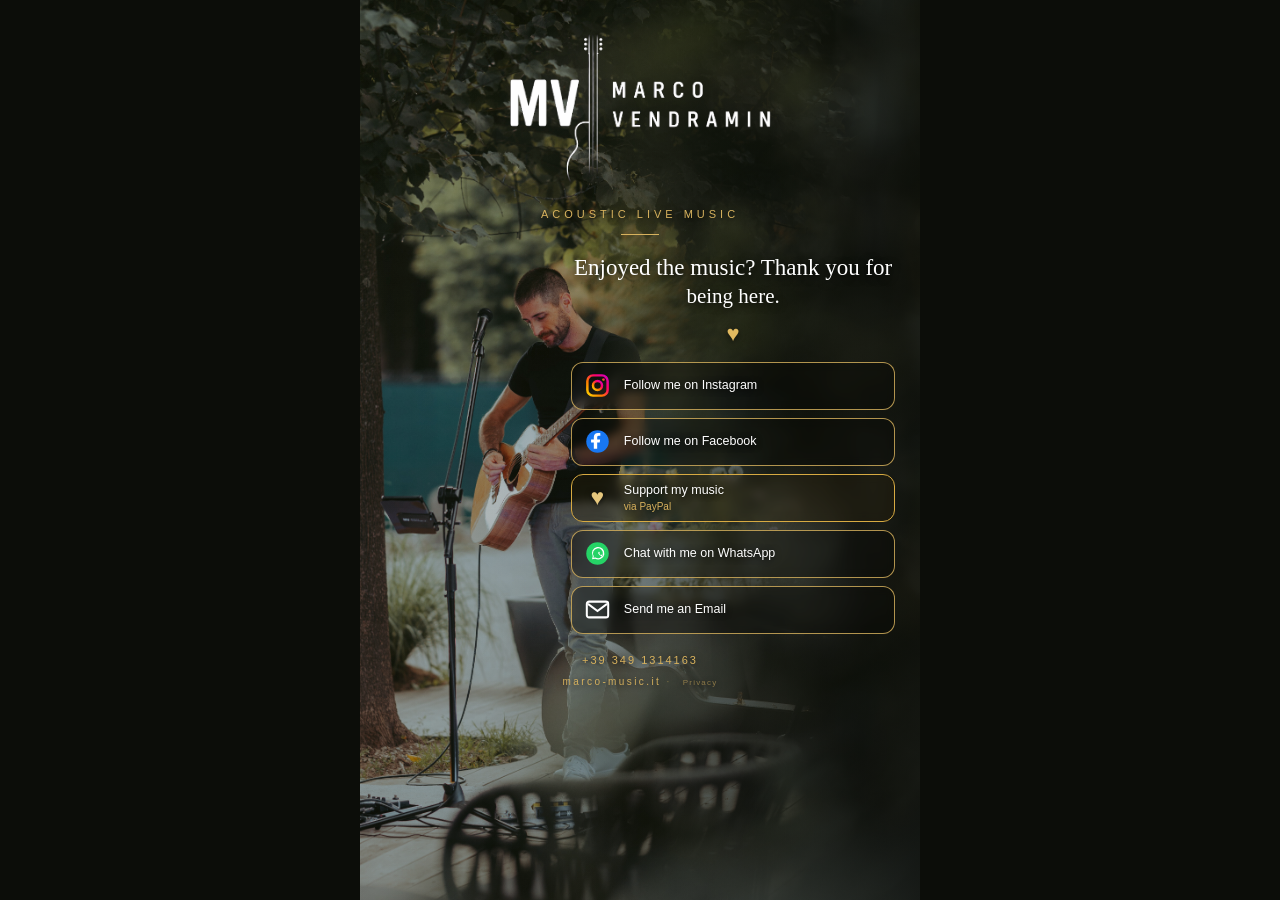
<file: index.html>
<!DOCTYPE html>
<html lang="en">
<head>
<meta charset="UTF-8">
<meta name="viewport" content="width=device-width, initial-scale=1.0">
<meta name="theme-color" content="#111111">
<title>Marco Vendramin – Acoustic Live Music</title>

<style>
*{box-sizing:border-box}
html,body{
  margin:0;min-height:100%;
  font-family:-apple-system,BlinkMacSystemFont,"Segoe UI",Roboto,Arial,sans-serif;
  color:#fff;background:#0c0d09;
}
body{min-height:100vh;display:flex;justify-content:center}

.page{
  width:100%;max-width:560px;min-height:100vh;
  padding:22px 14px 24px;
  display:flex;justify-content:center;
  background:
    linear-gradient(90deg,rgba(0,0,0,.03) 0%,rgba(0,0,0,.10) 38%,rgba(5,7,4,.42) 61%,rgba(5,7,4,.72) 100%),
    linear-gradient(to bottom,rgba(0,0,0,.10),rgba(0,0,0,.28)),
    url("background.jpg") 42% center/cover no-repeat;
}

.content{width:100%;text-align:center}

/* Brand header: symbol and name are separate so the name can be truly large */
.brand{
  width:min(470px,94vw);
  margin:0 auto 8px;
  display:flex;
  align-items:center;
  justify-content:center;
  gap:16px;
}
.brand-symbol{
  width:150px;
  height:auto;
  display:block;
  filter:sepia(.30) saturate(.70) brightness(1.08);
  opacity:.98;
}
.brand-name{
  display:flex;
  flex-direction:column;
  align-items:flex-start;
  gap:5px;
  color:#f0dfb0;
  font-weight:600;
  font-size:34px;
  line-height:1;
  letter-spacing:9px;
  text-shadow:0 2px 10px rgba(0,0,0,.65);
}


.subtitle{
  margin:5px 0 0;
  font-size:11px;
  letter-spacing:4px;
  text-transform:uppercase;
  color:#d7b25e;
  text-shadow:0 1px 6px rgba(0,0,0,.7);
}
.subtitle:after{
  content:"";
  display:block;
  width:38px;height:1px;
  margin:14px auto 18px;
  background:#d7b25e;
}

.message-wrap{
  width:61%;
  margin-left:auto;
  margin-right:2%;
}
.message{
  margin:0;
  font-family:Georgia,"Times New Roman",serif;
  font-size:21px;
  line-height:1.28;
  font-style:normal;
  text-shadow:0 2px 9px rgba(0,0,0,.82);
}
.message br + *{}
.message::first-line{font-size:23px}
.heart-top{
  margin:11px 0 15px;
  color:#e1b95f;
  font-size:22px;
  text-shadow:0 2px 7px rgba(0,0,0,.65);
}

/* Buttons on right, leaving musician clearly visible */
.buttons{
  width:61%;
  margin-left:auto;
  margin-right:2%;
  display:grid;
  gap:8px;
}
.button{
  min-height:48px;
  display:grid;
  grid-template-columns:31px 1fr;
  align-items:center;
  column-gap:9px;
  padding:7px 12px;
  border:1px solid rgba(215,178,94,.82);
  border-radius:12px;
  color:#fff;text-decoration:none;
  background:rgba(6,8,5,.36);
  backdrop-filter:blur(5px);
  -webkit-backdrop-filter:blur(5px);
  font-size:12.5px;
  line-height:1.18;
  font-weight:500;
  text-align:left;
  text-shadow:0 1px 6px rgba(0,0,0,.72);
}
.button:hover{background:rgba(20,22,15,.48)}
.icon{
  width:27px;
  display:flex;
  justify-content:center;
  align-items:center;
  font-size:18px;
}
.support{
  background:rgba(41,32,12,.38);
  border-color:#d7aa42;
}
.support small{
  display:block;
  margin-top:3px;
  font-size:10px;
  color:#d9b25d;
  font-weight:400;
}

.phone{
  display:block;
  width:max-content;
  margin:20px auto 0;
  color:#d9b25d;
  text-decoration:none;
  font-size:11px;
  letter-spacing:2px;
  text-shadow:0 1px 7px rgba(0,0,0,.75);
}
.footer{
  margin-top:10px;
  color:#d9b25d;
  font-size:10px;
  letter-spacing:2.4px;
  opacity:.95;
  text-shadow:0 1px 7px rgba(0,0,0,.75);
}

@media(max-width:420px){
  .page{
    padding:17px 10px 18px;
    background-position:42% center;
  }
  .brand{width:min(430px,94vw);gap:12px}
  .brand-symbol{width:132px}
  .brand-name{font-size:29px;letter-spacing:7px}
  .subtitle{font-size:9px;letter-spacing:3.2px}
  .message-wrap,.buttons{width:62%;margin-right:1%}
  .message{font-size:17px}
  .message::first-line{font-size:19px}
  .button{
    min-height:43px;
    grid-template-columns:27px 1fr;
    column-gap:7px;
    padding:6px 9px;
    font-size:11px;
  }
  .icon{width:24px;font-size:16px}
}

@media(max-height:720px){
  .brand{width:min(385px,92vw)}
  .brand-symbol{width:116px}
  .brand-name{font-size:25px;letter-spacing:6px}
  .subtitle:after{margin:9px auto 11px}
  .heart-top{margin:8px 0 10px}
  .buttons{gap:6px}
  .button{min-height:40px}
  .phone{margin-top:12px}
}
</style>







<style>
.logo{
  display:block;
  width:min(280px,68vw);
  max-width:100%;
  height:auto;
  margin:4px auto 18px;
  opacity:1;
  filter:none;
}
@media(max-width:420px){
  .logo{width:min(250px,66vw);}
}
@media(max-height:720px){
  .logo{width:min(255px,65vw);margin-bottom:12px;}
}
</style>


<style>
/* Background fine tuning: show more of Marco beside the buttons */
.page{
  background-position:center, center, 42% center !important;
}
@media(max-width:420px){
  .page{
    background-position:center, center, 42% center !important;
  }
}
</style>


<style>
.privacy-link{
  color:rgba(215,178,94,.58);
  text-decoration:none;
  font-size:8px;
  letter-spacing:1.2px;
  margin-left:6px;
}
.privacy-link:hover{color:#d7b25e;}
</style>

</head>

<body>
<main class="page">
  <div class="content">

    <img class="logo" src="logo.png" alt="Marco Vendramin">
    <div class="subtitle">Acoustic Live Music</div>
    <div class="divider"></div>

    <div class="message-wrap">
      <p class="message">
        Enjoyed the music?
        <span class="thanks">Thank you for being here.</span>
      </p>
      <div class="heart-top">♥</div>
    </div>

    <nav class="buttons" aria-label="Marco Vendramin links">

      <a class="button" href="https://www.instagram.com/marco_vendramin/" target="_blank" rel="noopener">
        <span class="icon">
          <svg viewBox="0 0 24 24" aria-hidden="true">
            <defs>
              <linearGradient id="ig" x1="0" y1="1" x2="1" y2="0">
                <stop offset="0%" stop-color="#ffd600"/>
                <stop offset="35%" stop-color="#ff7a00"/>
                <stop offset="68%" stop-color="#ff0169"/>
                <stop offset="100%" stop-color="#d300c5"/>
              </linearGradient>
            </defs>
            <rect x="3" y="3" width="18" height="18" rx="5" fill="none" stroke="url(#ig)" stroke-width="2.2"/>
            <circle cx="12" cy="12" r="4" fill="none" stroke="url(#ig)" stroke-width="2.2"/>
            <circle cx="17.4" cy="6.7" r="1.15" fill="url(#ig)"/>
          </svg>
        </span>
        <span>Follow me on Instagram</span>
      </a>

      <a class="button" href="https://www.facebook.com/marco.vendramin.9" target="_blank" rel="noopener">
        <span class="icon">
          <svg viewBox="0 0 24 24" aria-hidden="true">
            <circle cx="12" cy="12" r="10" fill="#1877F2"/>
            <path d="M13.5 8.2h2V5.1c-.35-.05-1.55-.15-2.98-.15-2.95 0-4.97 1.8-4.97 5.1v2.85H4.2v3.47h3.35V24h4.1v-7.63h3.1l.49-3.47h-3.59V10.4c0-1 .27-2.2 1.85-2.2z" fill="#fff" transform="scale(.73) translate(4.4 1.2)"/>
          </svg>
        </span>
        <span>Follow me on Facebook</span>
      </a>

      <a class="button support" href="https://paypal.me/VendraminMarco?locale.x=it_IT&amp;country.x=IT" target="_blank" rel="noopener">
        <span class="icon" style="color:#e6c77d;font-size:23px">♥</span>
        <span>Support my music<small>via PayPal</small></span>
      </a>

      <a class="button" href="https://wa.me/393491314163" target="_blank" rel="noopener">
        <span class="icon">
          <svg viewBox="0 0 24 24" aria-hidden="true">
            <circle cx="12" cy="12" r="10" fill="#25D366"/>
            <path d="M7.1 17.1l.7-2.55a5.55 5.55 0 1 1 2.1 2.06l-2.8.49zm2.93-1.55.17.1a4.4 4.4 0 1 0-1.56-1.53l.11.18-.42 1.52 1.7-.28zm6.47-2.36c-.09-.04-.55-.27-.64-.3-.09-.04-.16-.04-.22.05-.07.1-.25.3-.31.37-.06.07-.12.08-.22.03-.1-.05-.43-.16-.82-.51-.3-.27-.51-.6-.57-.7-.06-.1-.01-.16.04-.21.05-.05.1-.12.15-.18.05-.06.07-.1.1-.17.03-.07.02-.13-.01-.18-.03-.05-.22-.54-.31-.74-.08-.2-.16-.17-.22-.17h-.19c-.07 0-.18.03-.27.13-.09.1-.36.35-.36.86 0 .5.37.99.42 1.06.05.07.73 1.12 1.77 1.57.25.11.44.17.59.22.25.08.47.07.65.04.2-.03.64-.26.73-.51.09-.25.09-.46.06-.51-.03-.04-.1-.07-.2-.12z" fill="#fff"/>
          </svg>
        </span>
        <span>Chat with me on WhatsApp</span>
      </a>

      <a class="button" href="mailto:marco_vendramin@hotmail.com">
        <span class="icon">
          <svg viewBox="0 0 24 24" aria-hidden="true">
            <rect x="2.5" y="5" width="19" height="14" rx="2" fill="none" stroke="#fff" stroke-width="1.8"/>
            <path d="M3.5 7l8.5 6.3L20.5 7" fill="none" stroke="#fff" stroke-width="1.8"/>
          </svg>
        </span>
        <span>Send me an Email</span>
      </a>

    </nav>

    <a class="phone" href="tel:+393491314163">+39 349 1314163</a>
    <div class="footer">marco-music.it <span style="opacity:.45">·</span> <a class="privacy-link" href="privacy.html">Privacy</a></div>
  </div>
</main>
</body>
</html>
</file>
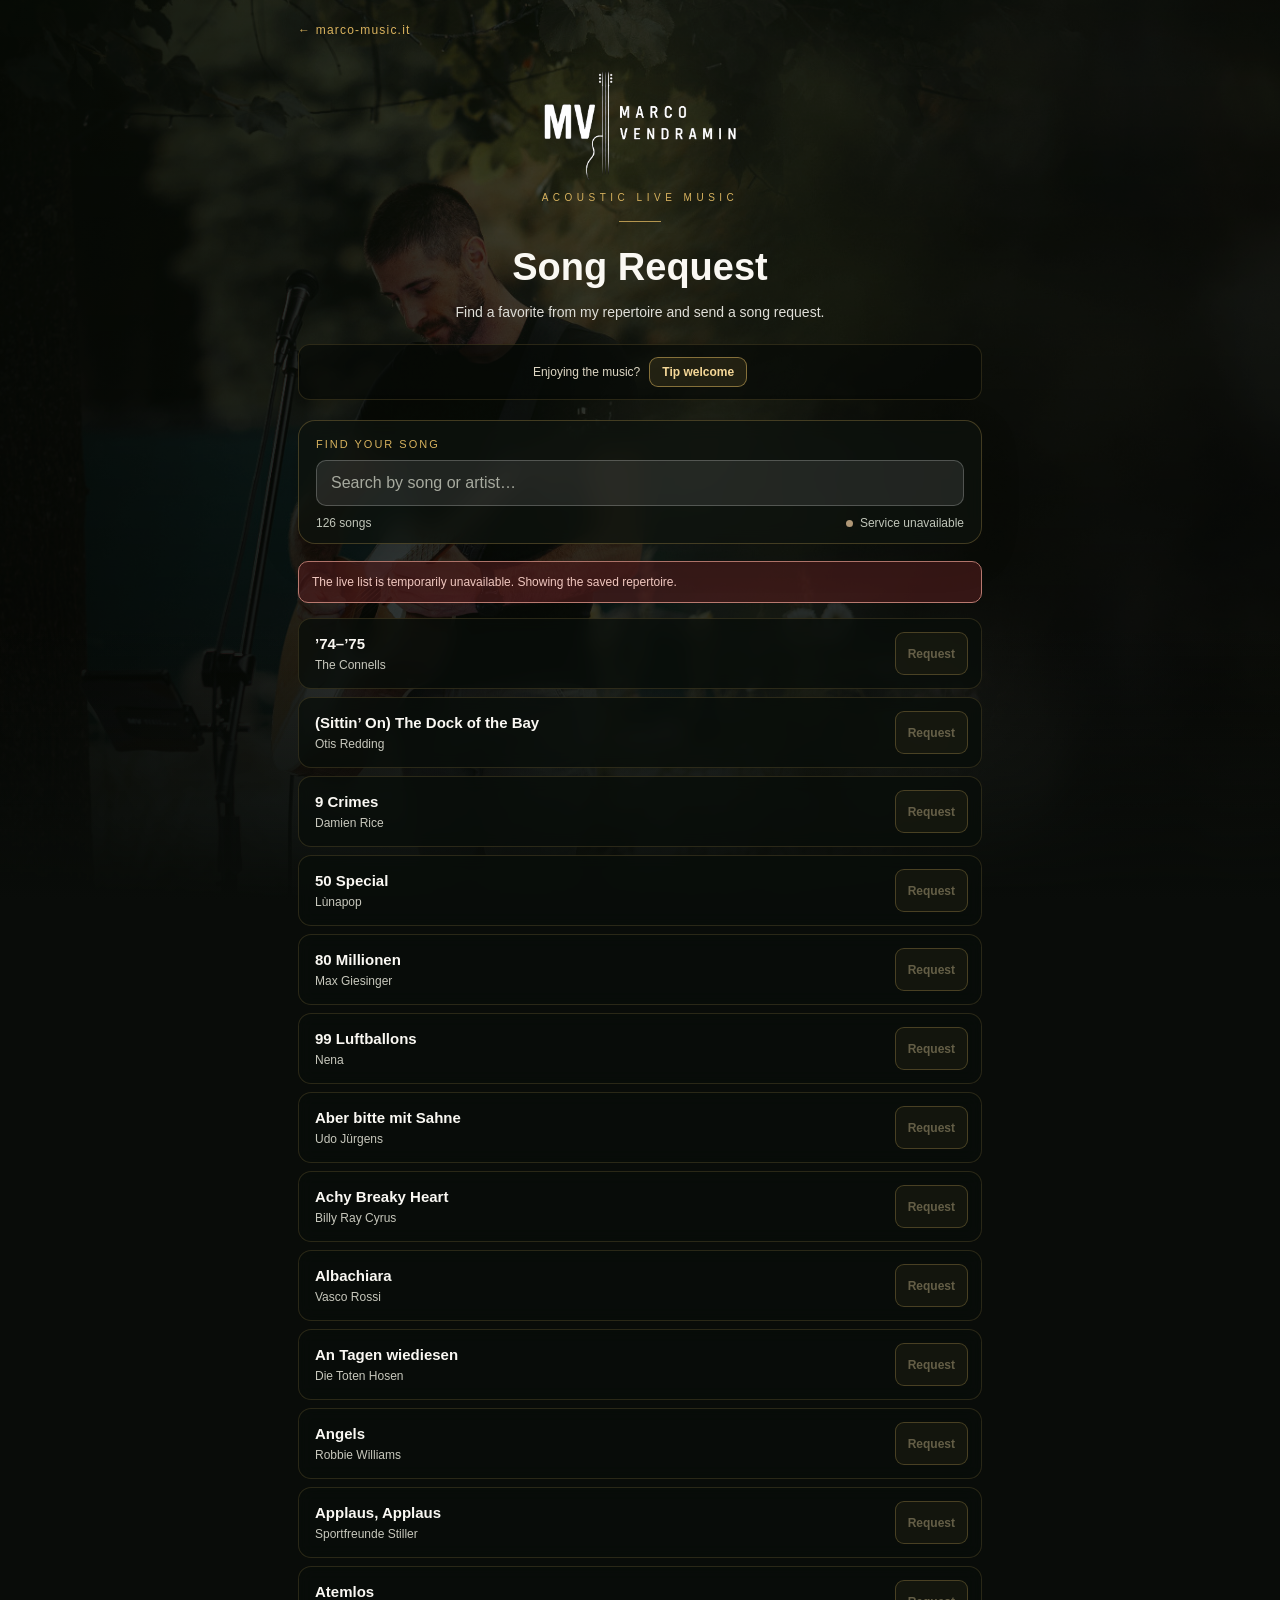
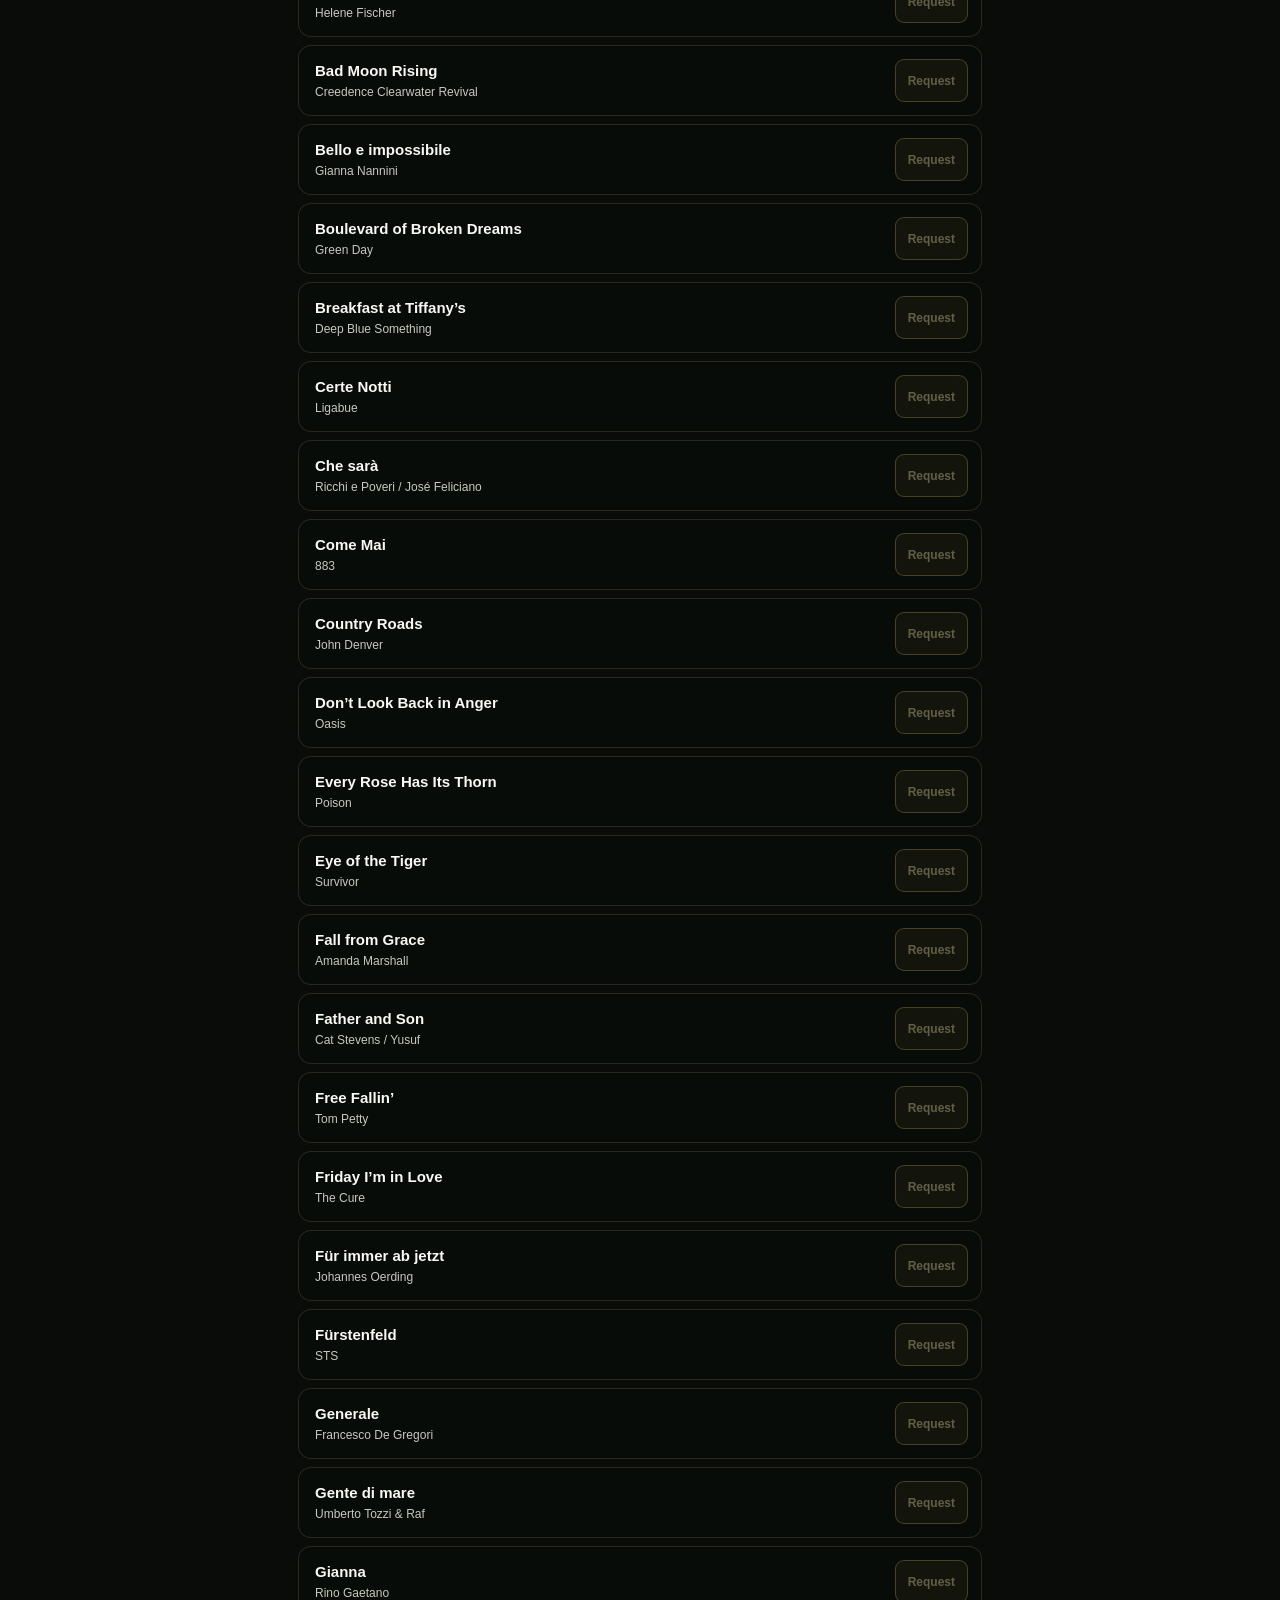
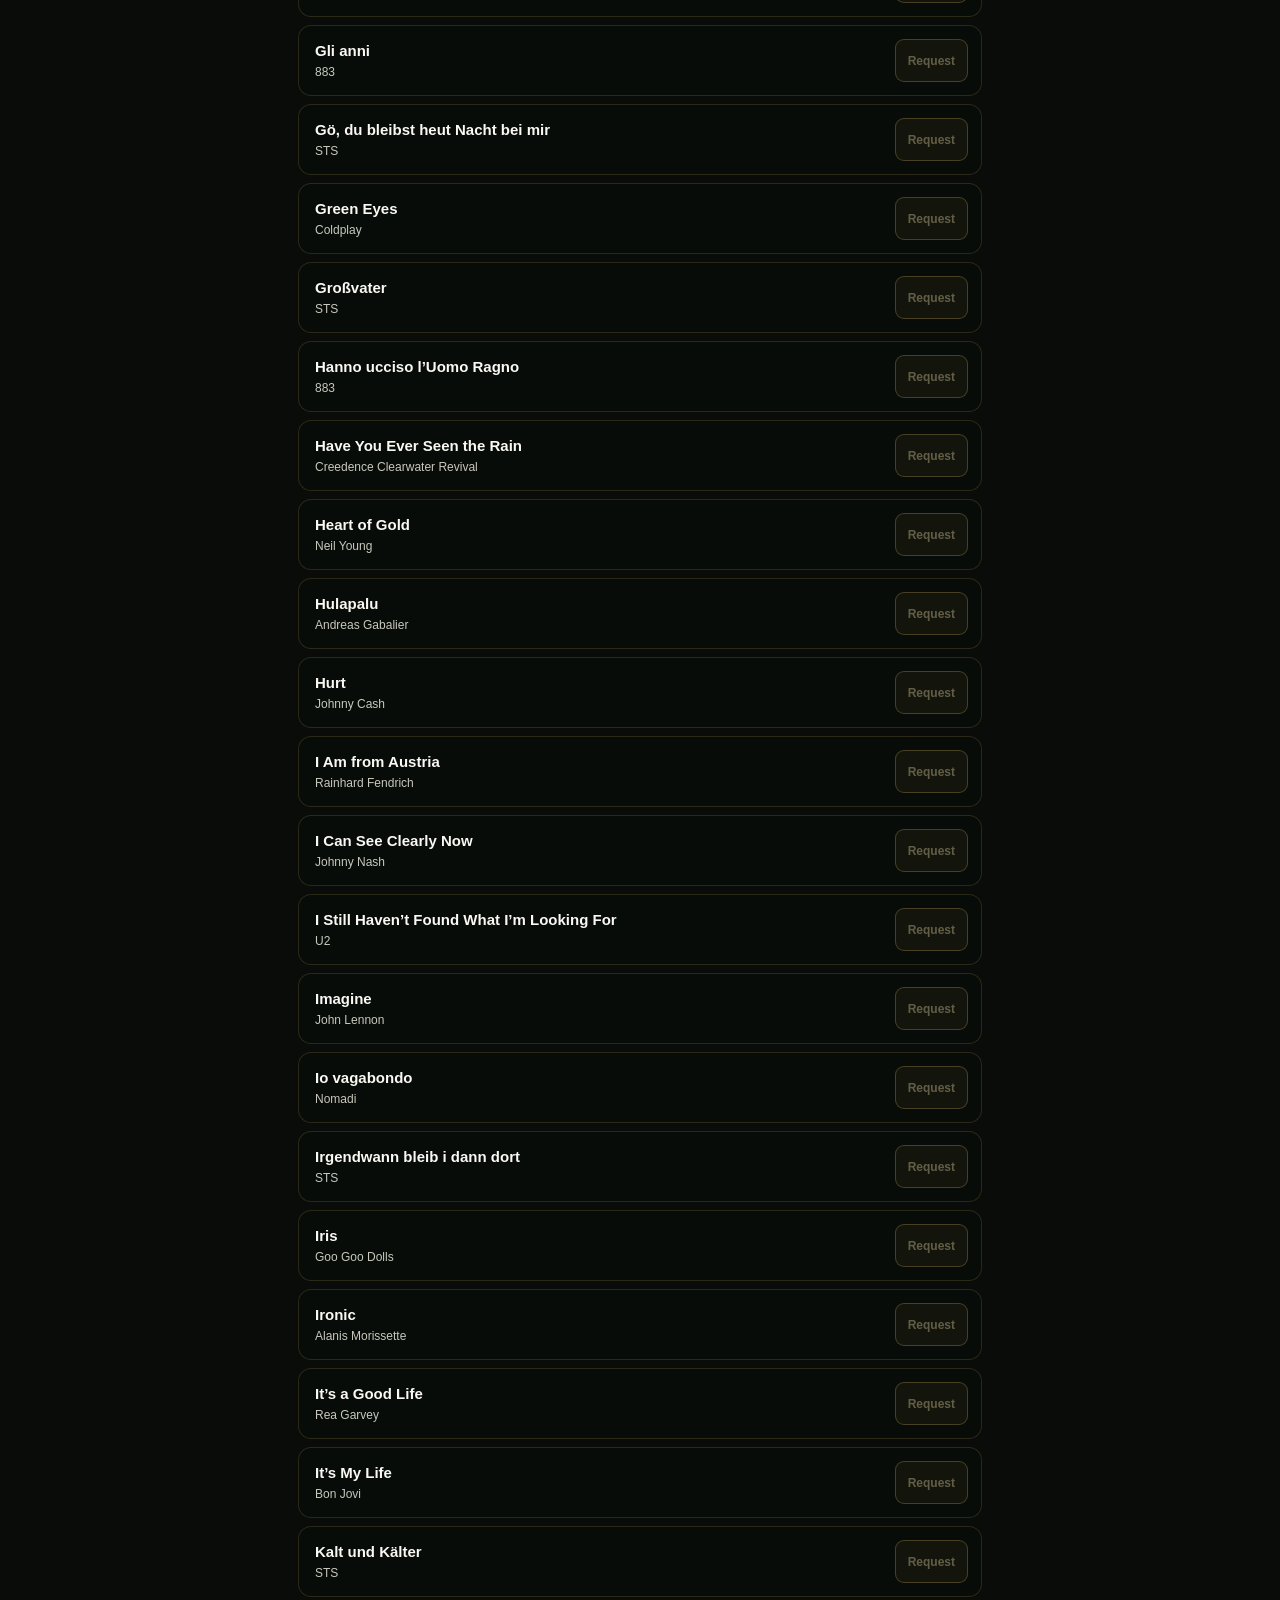
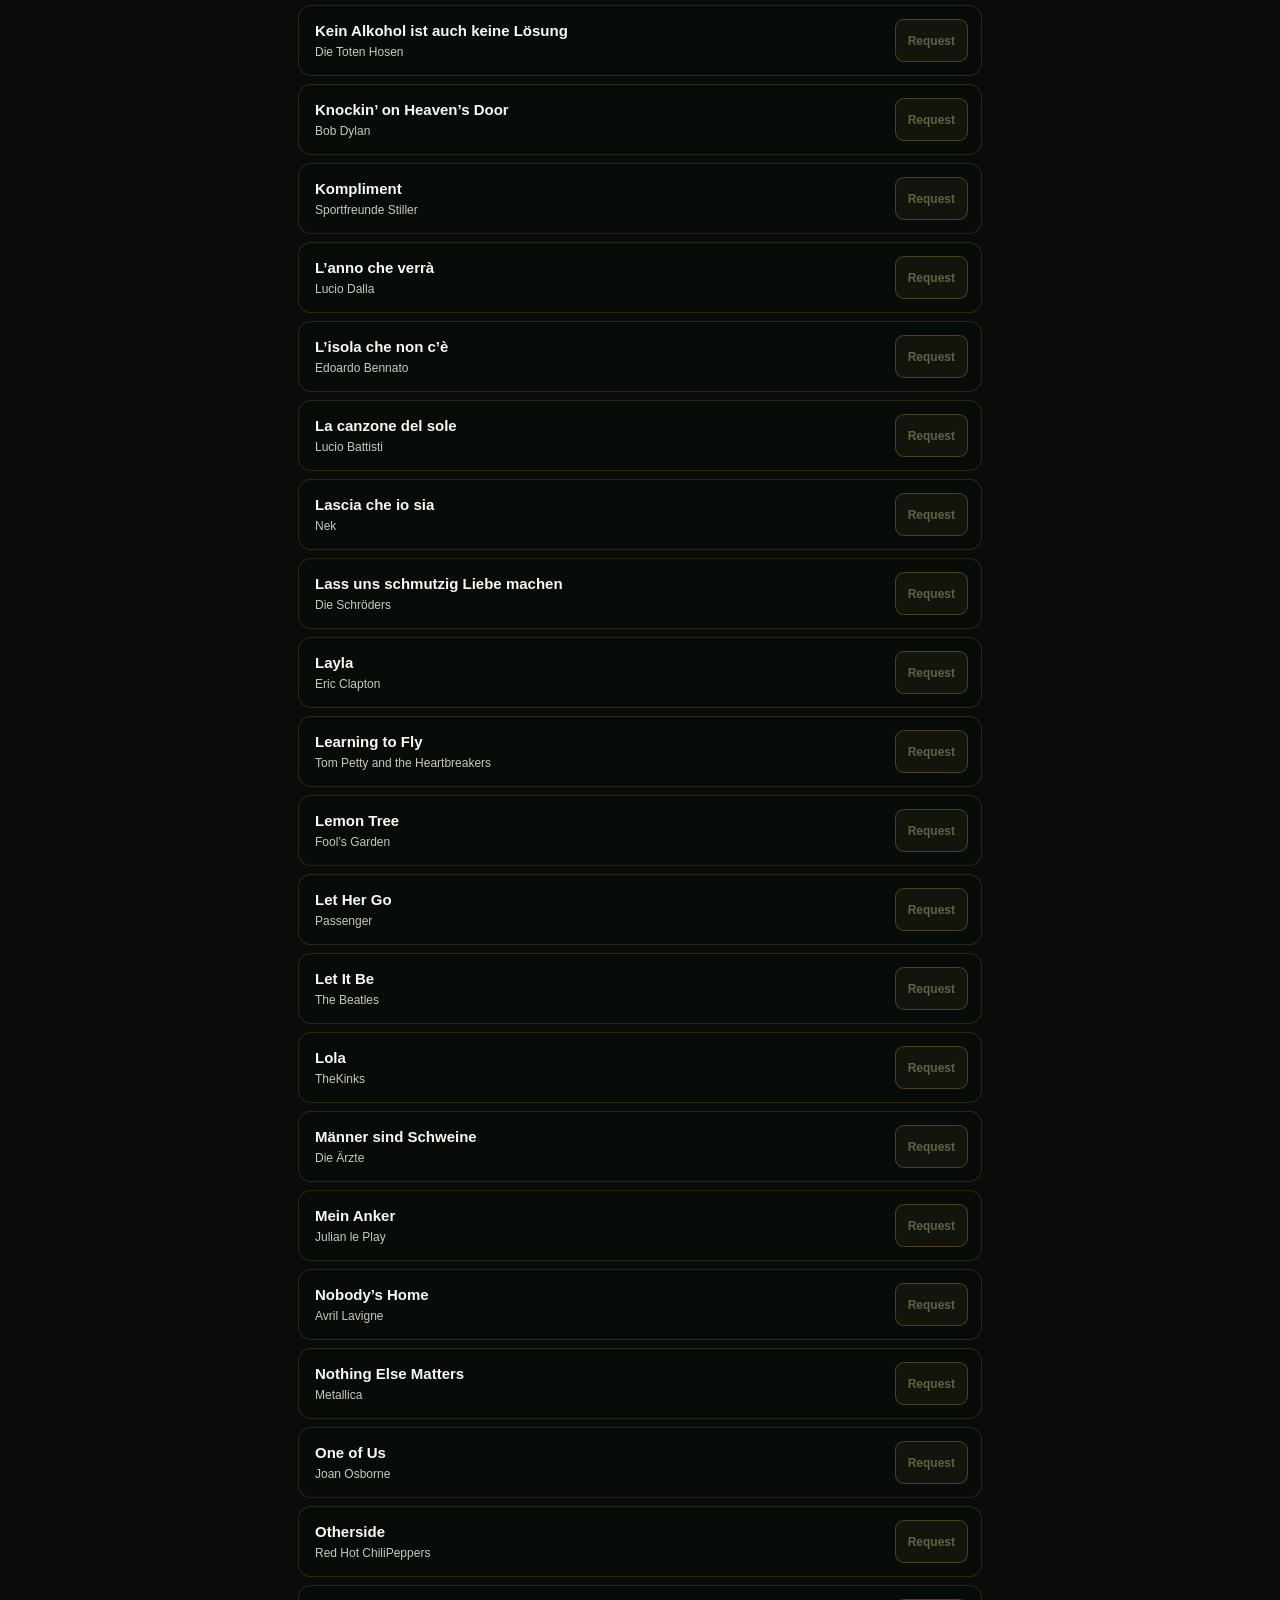
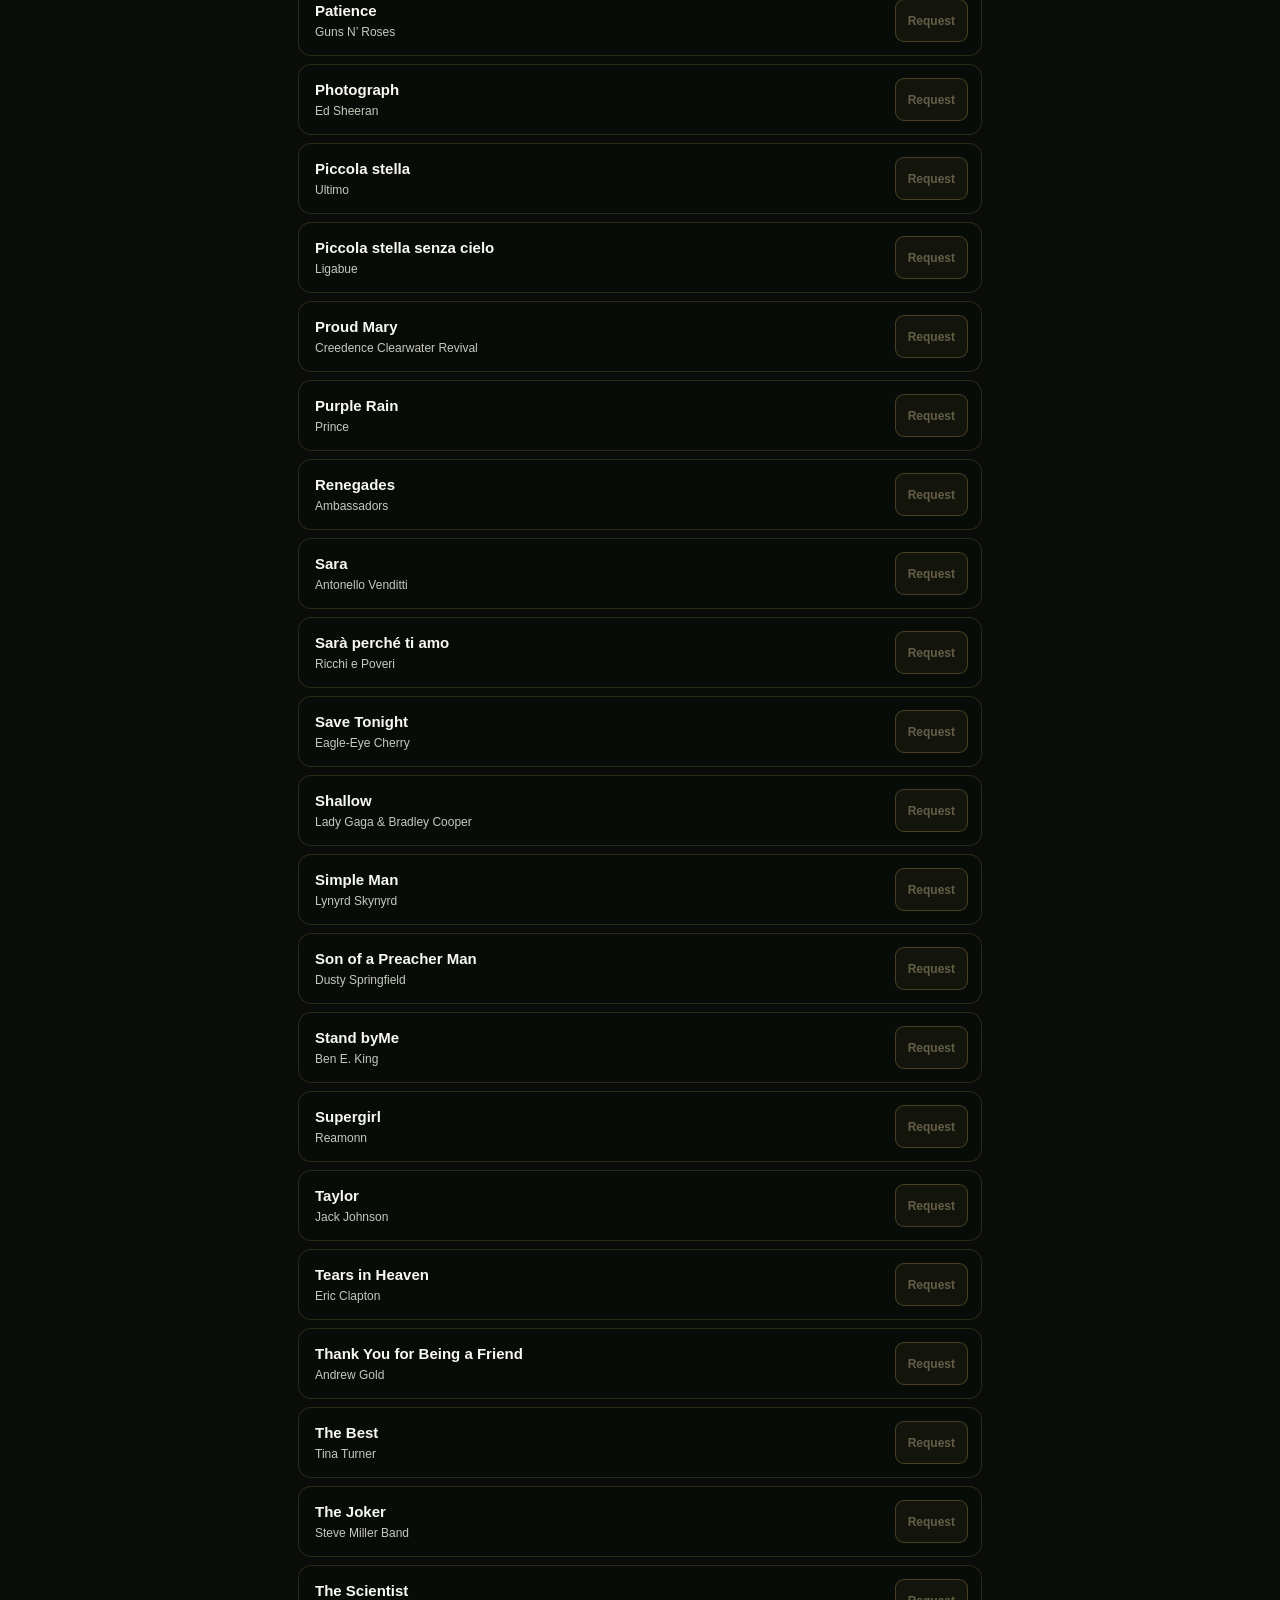
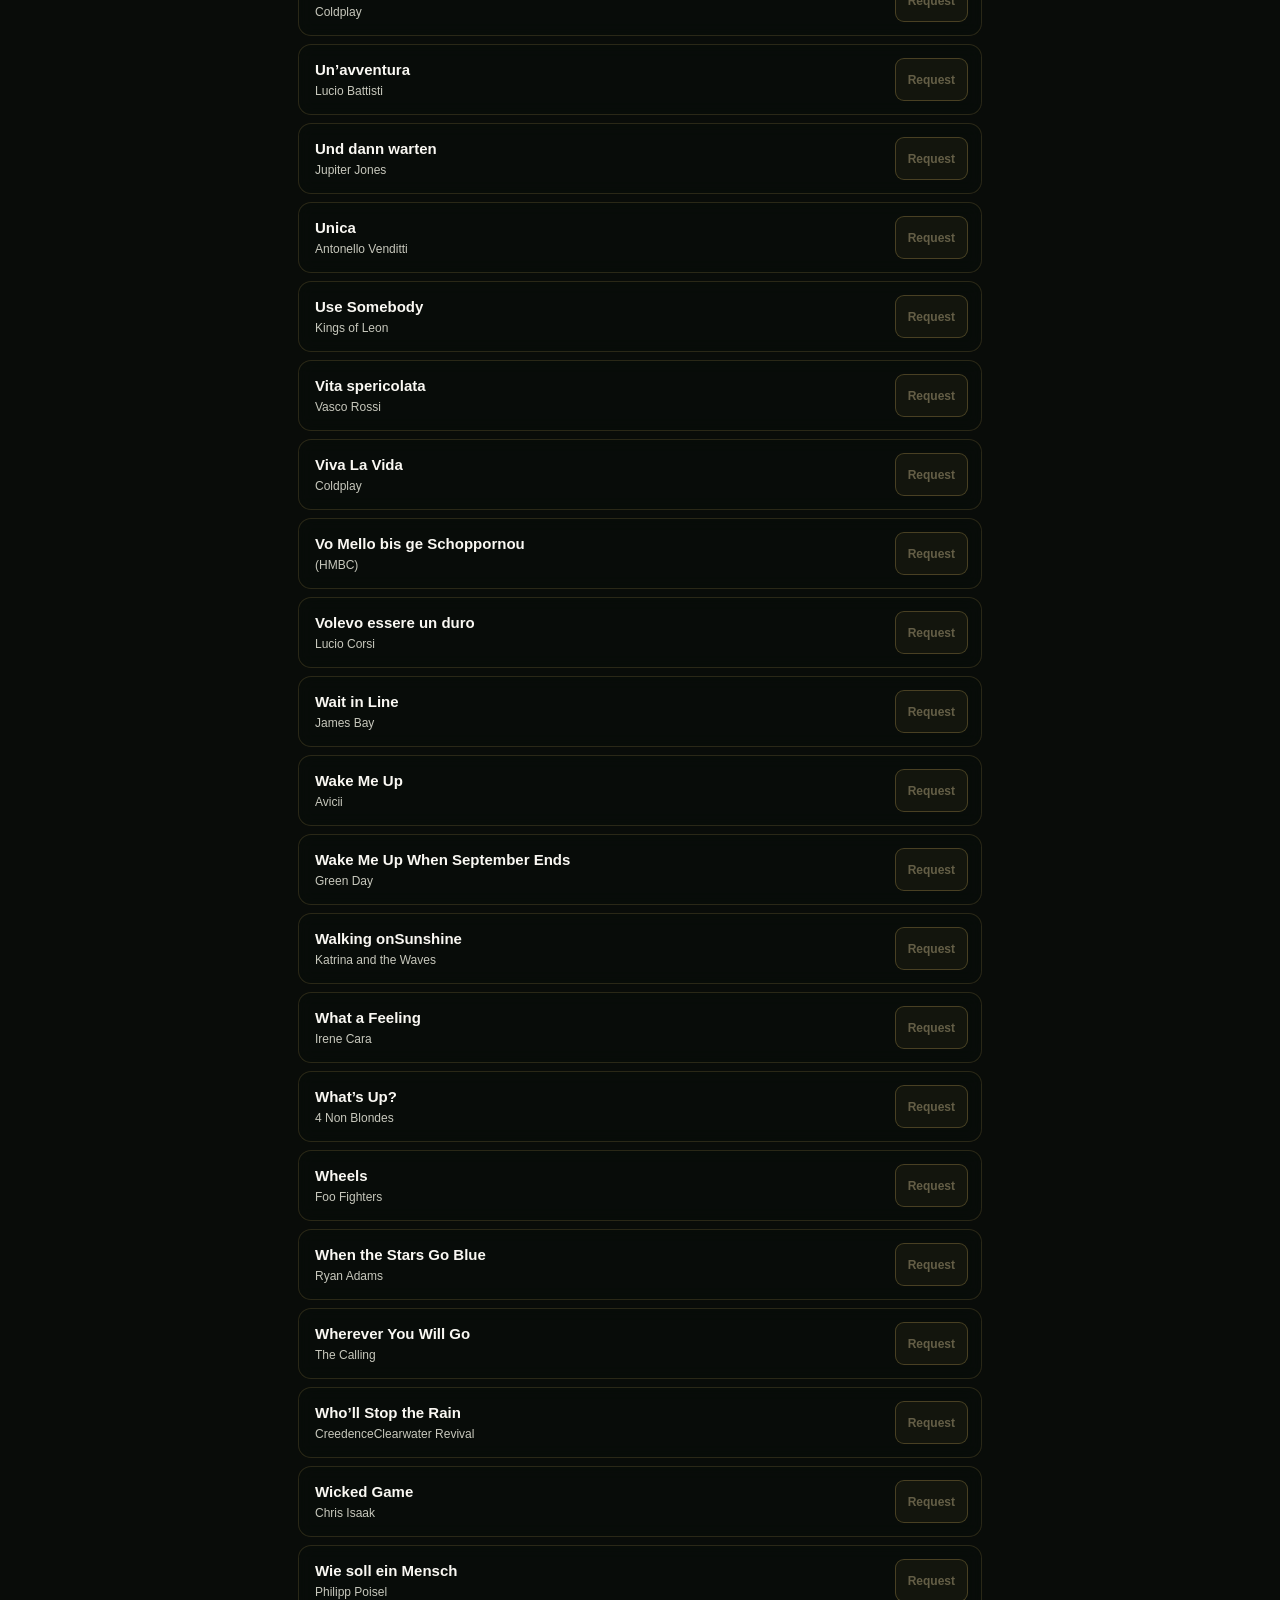
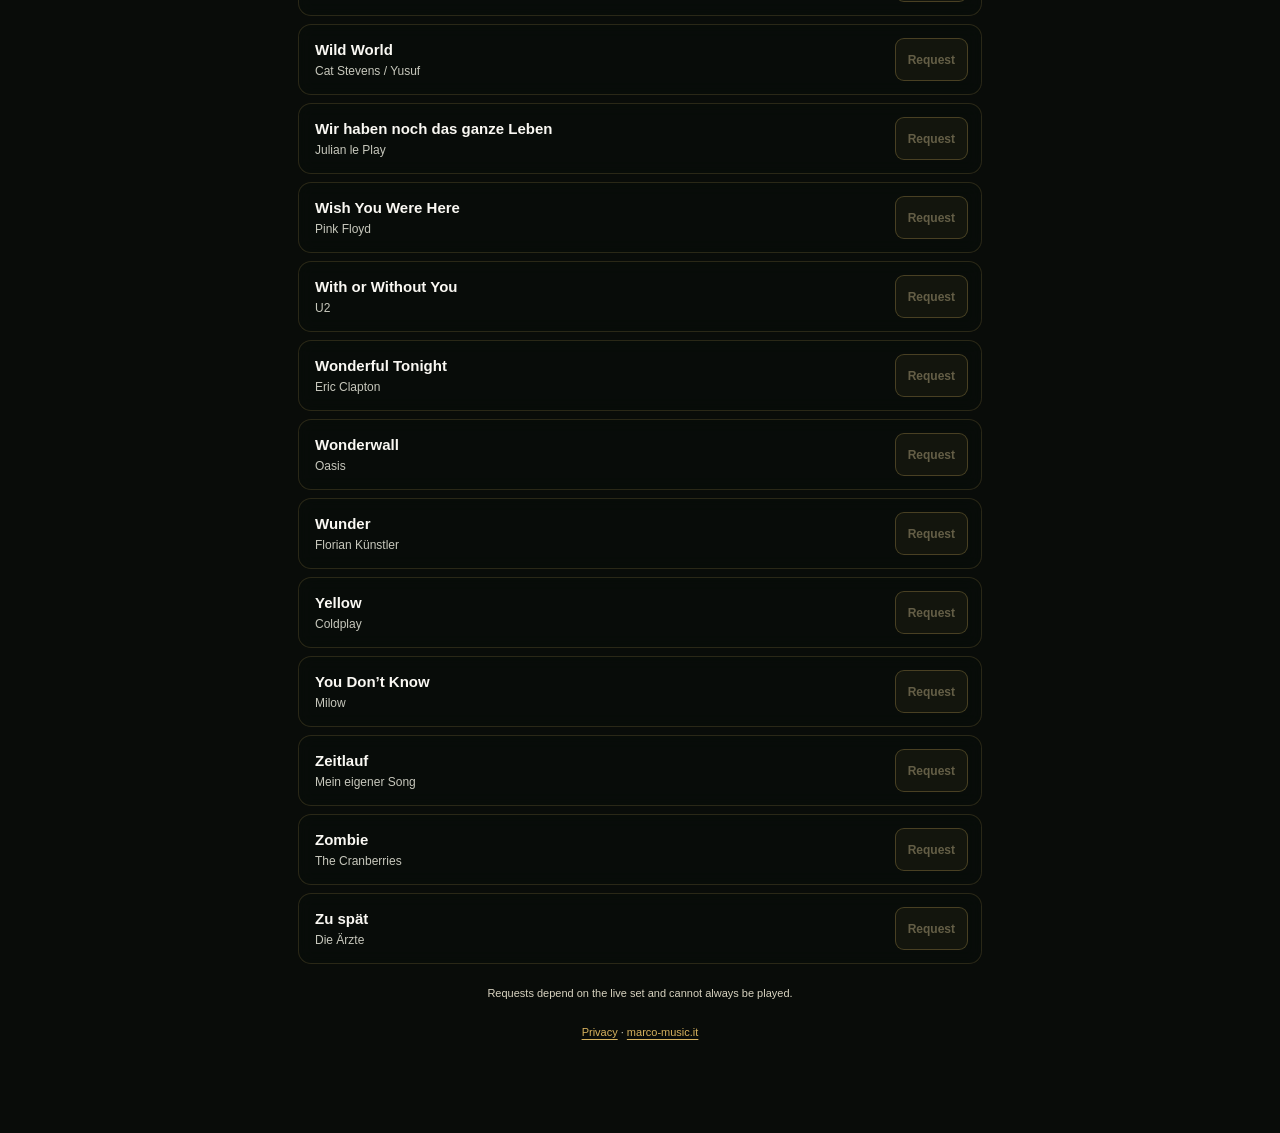
<file: songrequest/index.html>
<!doctype html>
<html lang="en">
<head>
  <meta charset="utf-8"><meta name="viewport" content="width=device-width,initial-scale=1">
  <meta name="theme-color" content="#0c0d09">
  <meta name="description" content="Choose a song from Marco Vendramin's acoustic live music repertoire.">
  <title>Song Request · Marco Vendramin</title>
  <link rel="stylesheet" href="./styles.css?v=20261125-fix3">
  <script defer src="./config.js?v=20261125-live1"></script><script defer src="./app.js?v=20261126-mobile-id-fix1"></script>
</head>
<body>
  <main class="shell">
    <a class="backlink" href="../">← marco-music.it</a>
    <header class="masthead">
      <img class="logo" src="../logo.png" alt="Marco Vendramin" />
      <p class="tagline">Acoustic Live Music</p>
      <h1 class="heading" id="heading">Song Request</h1>
      <p class="intro" id="intro">Find a favorite from my repertoire and send a song request.</p>
    </header>
    <aside class="tip-row" aria-label="Support my music">
      <span id="tip-copy">Enjoying the music?</span>
      <a id="paypal-link" href="https://paypal.me/VendraminMarco?locale.x=it_IT&amp;country.x=IT" target="_blank" rel="noopener noreferrer"><span id="tip-action">Tip welcome</span></a>
    </aside>
    <section class="search-card" aria-label="Search songs">
      <label class="search-label" for="search" id="search-label">Find your song</label>
      <input class="search-input" id="search" type="search" inputmode="search" autocomplete="off" placeholder="Search by song or artist…">
      <div class="search-meta"><span id="count">Loading songs…</span><span class="state"><span class="dot" id="status-dot"></span><span id="status">Checking requests…</span></span></div>
    </section>
    <div id="notice" class="notice" hidden role="status"></div>
    <ul id="songs" class="songlist" aria-live="polite"></ul>
    <p class="fineprint" id="disclaimer">Requests depend on the live set and cannot always be played.</p>
    <p class="fineprint"><a href="./privacy.html">Privacy</a> · <a href="../">marco-music.it</a></p>
  </main>
  <div id="modal" class="modal" hidden role="dialog" aria-modal="true" aria-labelledby="modal-heading">
    <div class="modal-card">
      <h2 class="modal-title" id="modal-heading">Request this song?</h2>
      <div id="modal-song" class="modal-song"></div><div id="modal-artist" class="modal-artist"></div>
      <p class="fineprint">One request every 10 minutes · Played songs available again after 30 minutes.</p>
      <p class="notice error" id="modal-feedback" role="alert" hidden></p>
      <div class="modal-actions"><button class="action secondary" type="button" id="cancel">Cancel</button><button class="action primary" type="button" id="send">Send request</button></div>
    </div>
  </div>
</body>
</html>
</file>
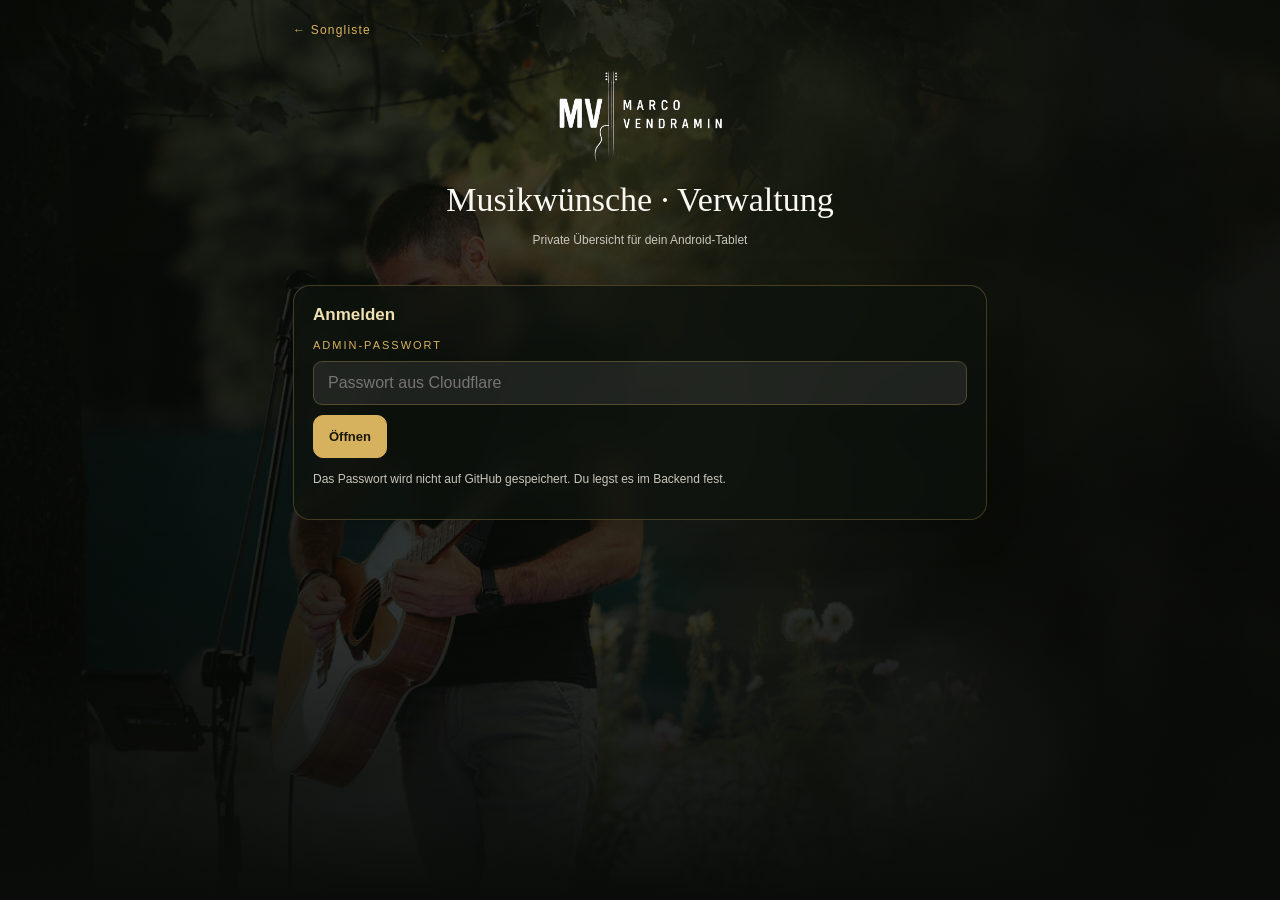
<file: songrequest/admin/index.html>
<!doctype html><html lang="de"><head><meta charset="utf-8"><meta name="viewport" content="width=device-width,initial-scale=1"><meta name="robots" content="noindex,nofollow"><meta name="theme-color" content="#0c0d09"><title>Marco Music · Song Requests Verwaltung</title><link rel="stylesheet" href="../styles.css"><script defer src="../config.js?v=20261125-live1"></script><script defer src="./admin.js?v=20261126-noalerts1"></script><style>
.shell{max-width:730px}.admin-head{padding:14px 0 24px;text-align:center}.admin-head img{width:175px;max-width:50vw}.admin-head h1{font:normal 34px Georgia,serif;margin:9px 0}.panel{padding:19px;margin-bottom:17px}.panel h2{font-size:17px;margin:0 0 14px;color:#f0dfb0}.field{width:100%;padding:12px 14px;background:rgba(255,255,255,.08);border:1px solid var(--line);color:#fff;border-radius:9px;font-size:16px}.action{margin-top:10px}.row{display:flex;align-items:center;justify-content:space-between;gap:12px}.requests{list-style:none;padding:0;margin:0;display:grid;gap:10px}.request{background:rgba(2,2,2,.28);border:1px solid var(--line);border-radius:11px;padding:13px}.request.played{opacity:.58}.request strong{font-size:15px}.request .meta{color:#c4c5ba;font-size:12px;margin-top:4px}.request .actions{display:flex;gap:8px;flex-wrap:wrap;margin-top:8px}.request button{border:1px solid #b99a52;border-radius:9px;background:rgba(215,178,94,.12);color:#f7e1ab;padding:7px 9px;font-size:12px}.request button:disabled{opacity:.5}.request .played-button{min-height:44px;min-width:134px;font-size:14px;font-weight:600;cursor:pointer;touch-action:manipulation}.request .played-button:focus-visible{outline:2px solid #f0dfb0;outline-offset:3px}.statusline{color:#c5c7bb;font-size:12px}.hint{font-size:12px;color:#c9c7bd;line-height:1.5}.check{display:flex;align-items:center;gap:10px}.check input{accent-color:#d7b25e;width:18px;height:18px}.hidden{display:none!important}
</style></head><body><main class="shell"><a class="backlink" href="../">← Songliste</a><header class="admin-head"><img src="../../logo.png" alt="Marco Vendramin"><h1>Musikwünsche · Verwaltung</h1><p class="hint">Private Übersicht für dein Android-Tablet</p></header>
<div id="message" class="notice" hidden role="status"></div>
<section id="login" class="panel"><h2>Anmelden</h2><label for="password" class="search-label">Admin-Passwort</label><input class="field" id="password" type="password" autocomplete="current-password" placeholder="Passwort aus Cloudflare"><button class="action primary" id="login-button">Öffnen</button><p class="hint">Das Passwort wird nicht auf GitHub gespeichert. Du legst es im Backend fest.</p></section>
<section id="dashboard" class="hidden">
 <section class="panel"><div class="row"><h2>Auftritt</h2><span id="poll" class="statusline">Auto alle 10 s</span></div><label class="check"><input id="enabled" type="checkbox"><span>Musikwünsche sind aktiviert</span></label><p class="hint">Bei deaktivierter Funktion sehen Gäste das Repertoire, können aber keine Wünsche senden.</p></section>
 <section class="panel"><div class="row"><h2>Offene Musikwünsche</h2><button id="refresh" class="action secondary" style="margin:0">Aktualisieren</button></div><ul class="requests" id="requests"><li class="hint">Lade Wünsche…</li></ul></section>
 <button class="action secondary" id="logout">Abmelden</button>
</section></main>

</body></html>
</file>
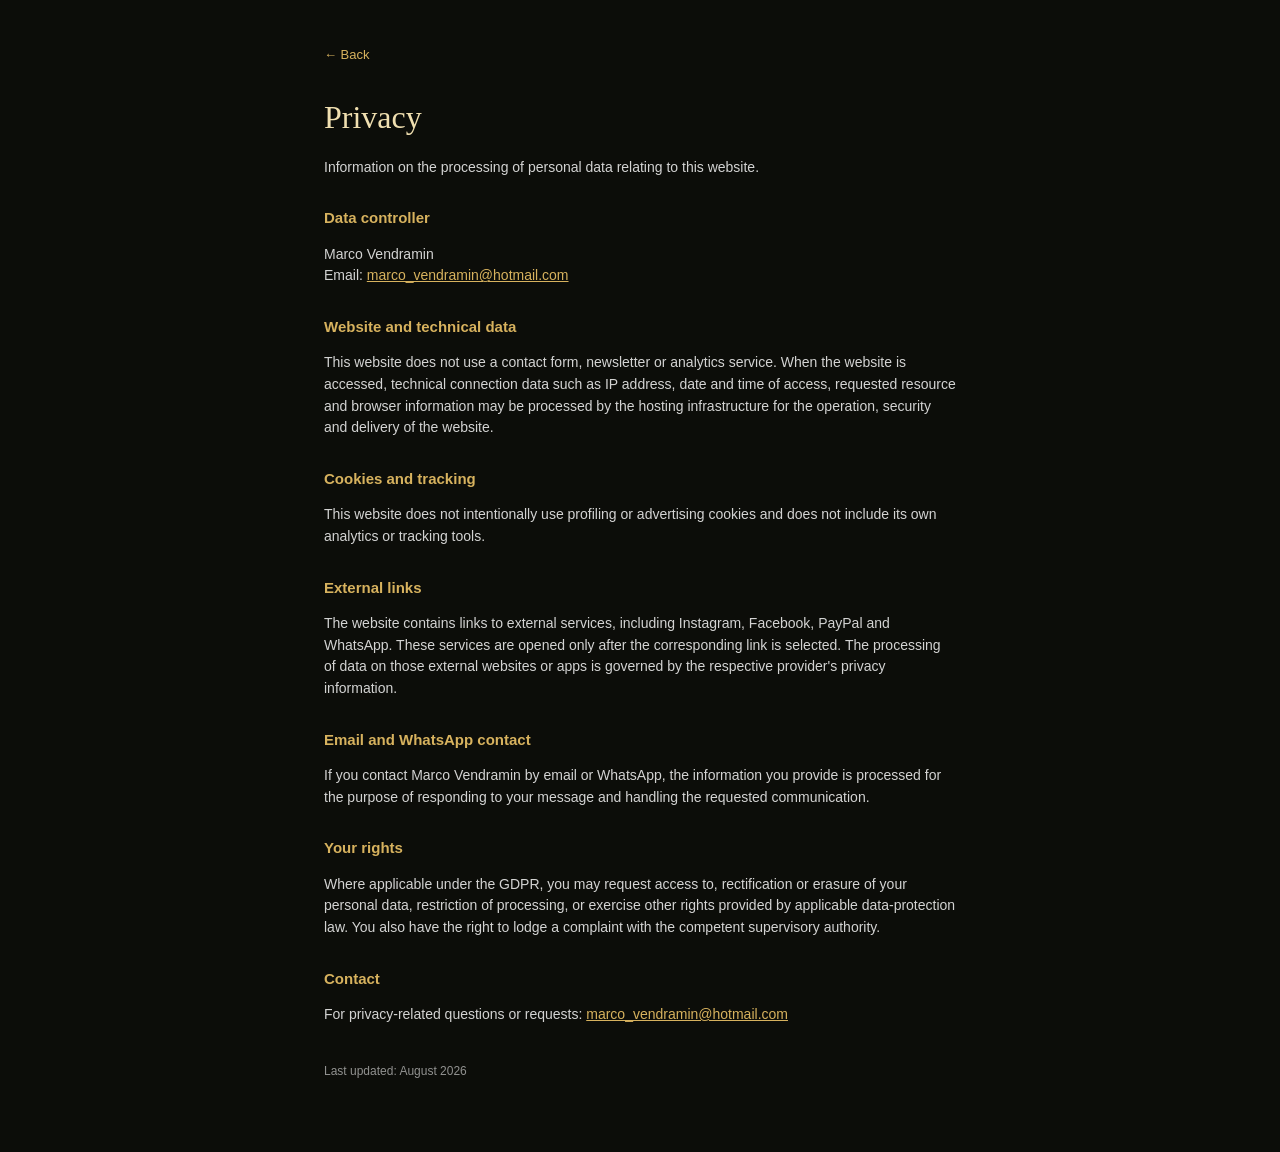
<file: privacy.html>
<!DOCTYPE html>
<html lang="en">
<head>
<meta charset="UTF-8">
<meta name="viewport" content="width=device-width, initial-scale=1.0">
<meta name="theme-color" content="#111111">
<title>Privacy – Marco Vendramin</title>
<style>
*{box-sizing:border-box}
html,body{margin:0;min-height:100%;background:#0c0d09;color:#eee;font-family:-apple-system,BlinkMacSystemFont,"Segoe UI",Roboto,Arial,sans-serif}
main{max-width:680px;margin:0 auto;padding:42px 24px 60px;line-height:1.55}
h1{font-family:Georgia,"Times New Roman",serif;font-weight:400;color:#f0dfb0;margin:0 0 8px}
h2{font-size:15px;color:#d7b25e;margin:28px 0 8px}
p{font-size:14px;color:rgba(255,255,255,.82)}
a{color:#d7b25e}
.back{display:inline-block;margin-bottom:28px;text-decoration:none;font-size:13px}
.note{font-size:12px;color:rgba(255,255,255,.55);margin-top:36px}
</style>
</head>
<body>
<main>
<a class="back" href="index.html">← Back</a>
<h1>Privacy</h1>
<p>Information on the processing of personal data relating to this website.</p>

<h2>Data controller</h2>
<p>Marco Vendramin<br>
Email: <a href="mailto:marco_vendramin@hotmail.com">marco_vendramin@hotmail.com</a></p>

<h2>Website and technical data</h2>
<p>This website does not use a contact form, newsletter or analytics service. When the website is accessed, technical connection data such as IP address, date and time of access, requested resource and browser information may be processed by the hosting infrastructure for the operation, security and delivery of the website.</p>

<h2>Cookies and tracking</h2>
<p>This website does not intentionally use profiling or advertising cookies and does not include its own analytics or tracking tools.</p>

<h2>External links</h2>
<p>The website contains links to external services, including Instagram, Facebook, PayPal and WhatsApp. These services are opened only after the corresponding link is selected. The processing of data on those external websites or apps is governed by the respective provider's privacy information.</p>

<h2>Email and WhatsApp contact</h2>
<p>If you contact Marco Vendramin by email or WhatsApp, the information you provide is processed for the purpose of responding to your message and handling the requested communication.</p>

<h2>Your rights</h2>
<p>Where applicable under the GDPR, you may request access to, rectification or erasure of your personal data, restriction of processing, or exercise other rights provided by applicable data-protection law. You also have the right to lodge a complaint with the competent supervisory authority.</p>

<h2>Contact</h2>
<p>For privacy-related questions or requests: <a href="mailto:marco_vendramin@hotmail.com">marco_vendramin@hotmail.com</a></p>

<p class="note">Last updated: August 2026</p>
</main>
</body>
</html>
</file>
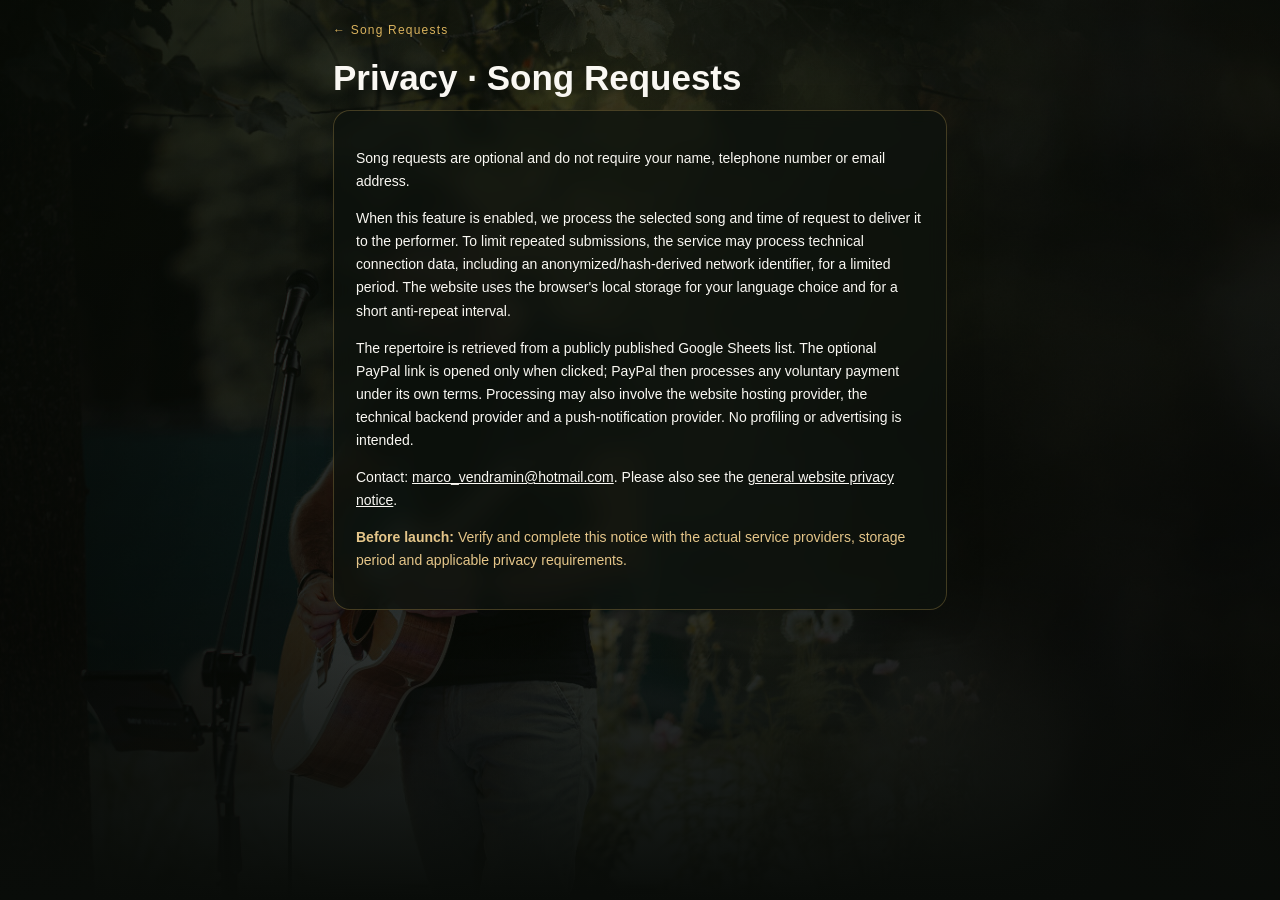
<file: songrequest/privacy.html>
<!doctype html><html lang="en"><head><meta charset="utf-8"><meta name="viewport" content="width=device-width,initial-scale=1"><title>Privacy · Song Requests · Marco Vendramin</title><link rel="stylesheet" href="./styles.css"></head>
<body><main class="shell" style="max-width:650px"><a class="backlink" href="./">← Song Requests</a><h1 class="heading" style="font-size:35px;text-align:left">Privacy · Song Requests</h1>
<div class="panel" style="padding:22px;line-height:1.65;font-size:14px">
<p>Song requests are optional and do not require your name, telephone number or email address.</p>
<p>When this feature is enabled, we process the selected song and time of request to deliver it to the performer. To limit repeated submissions, the service may process technical connection data, including an anonymized/hash-derived network identifier, for a limited period. The website uses the browser's local storage for your language choice and for a short anti-repeat interval.</p>
<p>The repertoire is retrieved from a publicly published Google Sheets list. The optional PayPal link is opened only when clicked; PayPal then processes any voluntary payment under its own terms. Processing may also involve the website hosting provider, the technical backend provider and a push-notification provider. No profiling or advertising is intended.</p>
<p>Contact: <a href="mailto:marco_vendramin@hotmail.com">marco_vendramin@hotmail.com</a>. Please also see the <a href="../privacy.html">general website privacy notice</a>.</p>
<p style="color:#e5c68a"><strong>Before launch:</strong> Verify and complete this notice with the actual service providers, storage period and applicable privacy requirements.</p>
</div></main></body></html>
</file>
<file: songrequest/styles.css>
:root{color-scheme:dark;--ink:#faf8f3;--muted:#c0c5b9;--gold:#d7b25e;--line:rgba(215,178,94,.27);--surface:rgba(13,18,13,.78);--deep:#080b08;--ok:#9dbb87}
*{box-sizing:border-box}html{scroll-behavior:smooth}body{margin:0;min-height:100vh;background:#090c09;color:var(--ink);font-family:-apple-system,BlinkMacSystemFont,"Segoe UI",Roboto,Arial,sans-serif}
body:before{content:"";position:fixed;inset:0;z-index:-2;background:linear-gradient(95deg,rgba(6,10,5,.90),rgba(8,12,7,.55) 45%,rgba(4,6,4,.84)),url('../background.jpg') center 38%/cover no-repeat}
body:after{content:"";position:fixed;inset:0;z-index:-1;background:linear-gradient(to bottom,rgba(0,0,0,.15),rgba(0,0,0,.45) 70%,#090c09)}
a{color:inherit}button,input{font:inherit}button{cursor:pointer}button:disabled{cursor:not-allowed}button:focus-visible,input:focus-visible,a:focus-visible{outline:2px solid var(--gold);outline-offset:3px}
.shell{max-width:720px;margin:auto;padding:20px 18px 70px}.masthead{text-align:center;padding-top:14px}.logo{display:block;width:206px;max-width:56vw;height:auto;margin:0 auto 0;filter:drop-shadow(0 3px 20px rgba(0,0,0,.55))}.tagline{font-size:10px;letter-spacing:4.5px;color:var(--gold);text-transform:uppercase;margin:6px 0 24px}.tagline:after{content:"";width:42px;height:1px;background:var(--gold);display:block;margin:18px auto 0;opacity:.8}
.heading{font-family:inherit;font-weight:600;text-align:center;font-size:clamp(29px,6vw,38px);margin:7px 0 12px;letter-spacing:0}.intro{text-align:center;line-height:1.6;color:#dfded8;margin:0 auto 21px;max-width:480px;font-size:14px}
.search-card,.panel{background:var(--surface);border:1px solid var(--line);border-radius:17px;backdrop-filter:blur(10px);-webkit-backdrop-filter:blur(10px);box-shadow:0 12px 40px rgba(0,0,0,.14)}.search-card{padding:17px 17px 13px;margin:0 0 17px}.search-label{display:block;font-size:11px;text-transform:uppercase;letter-spacing:2px;color:var(--gold);margin-bottom:10px}.search-input{width:100%;background:rgba(255,255,255,.085);color:var(--ink);padding:13px 14px;border:1px solid rgba(255,255,255,.22);border-radius:10px;font-size:16px;outline:0}.search-input::placeholder{color:#a7aa9f}.search-meta{display:flex;justify-content:space-between;gap:10px;margin-top:10px;font-size:12px;color:var(--muted)}.state{font-size:12px;display:inline-flex;gap:7px;align-items:center}.dot{width:7px;height:7px;border-radius:50%;background:#af9776;display:inline-block}.dot.live{background:#9dbb87;box-shadow:0 0 0 3px rgba(157,187,135,.10)}
.songlist{display:grid;gap:8px;list-style:none;padding:0;margin:0}.song{border:1px solid rgba(215,178,94,.17);border-radius:13px;background:rgba(9,13,10,.77);padding:13px 13px 13px 16px;display:flex;justify-content:space-between;gap:12px;align-items:center;backdrop-filter:blur(8px)}.song-title{font-size:15px;line-height:1.35;font-weight:600;margin-bottom:3px}.song-artist{font-size:12px;line-height:1.35;color:#c8c8bd}.wish{border:1px solid rgba(215,178,94,.8);border-radius:9px;background:rgba(215,178,94,.15);color:#f9e2a9;padding:10px 12px;white-space:nowrap;font-size:12px;font-weight:600;min-height:43px;flex-shrink:0}.wish:hover:not(:disabled){background:rgba(215,178,94,.30)}.wish:disabled{opacity:.38}.no-results{text-align:center;padding:24px 10px;color:#ddd}.fineprint{text-align:center;color:#d8d3c0;font-size:11px;line-height:1.6;margin:21px 0}.fineprint a{color:var(--gold);text-underline-offset:3px}.backlink{display:inline-block;color:#d9b25d;text-decoration:none;font-size:12px;letter-spacing:1.2px;margin-bottom:14px}.backlink:hover{text-decoration:underline}
.notice{padding:11px 13px;border-radius:10px;border:1px solid rgba(215,178,94,.32);background:rgba(52,40,16,.55);margin:10px 0 15px;color:#efd9a2;font-size:12px;line-height:1.5}.notice[hidden]{display:none}.notice.error{border-color:#b8796f;background:rgba(77,29,29,.65);color:#f3cac2}.notice.success{border-color:#7d9f7a;background:rgba(27,65,35,.65);color:#d8edcd}
.modal{position:fixed;inset:0;z-index:50;display:grid;place-items:center;background:rgba(0,0,0,.72);padding:20px}.modal[hidden]{display:none}.modal-card{max-width:410px;width:100%;border-radius:17px;padding:24px;background:#171b14;border:1px solid var(--line);box-shadow:0 18px 55px rgba(0,0,0,.5)}.modal-title{font-family:Georgia,"Times New Roman",serif;font-size:25px;margin:2px 0 13px}.modal-song{font-size:17px;font-weight:600}.modal-artist{font-size:13px;color:#c0c2b9;margin-top:4px}.modal-actions{display:flex;justify-content:flex-end;gap:10px;margin-top:22px}.action{border-radius:10px;min-height:43px;padding:10px 15px;font-weight:600;font-size:13px}.action.secondary{color:#ecece5;background:transparent;border:1px solid rgba(255,255,255,.25)}.action.primary{border:1px solid #d7b25e;background:var(--gold);color:#1a160a}.action.primary:disabled{opacity:.5}.sr-only{position:absolute;width:1px;height:1px;padding:0;margin:-1px;overflow:hidden;clip:rect(0,0,0,0);white-space:nowrap;border:0}
@media(max-width:420px){.shell{padding:12px 12px 46px}.logo{width:190px}.song{padding:11px 10px 11px 12px}.song-title{font-size:14px}.wish{font-size:11px;padding:9px 10px}.search-card{padding:14px}}

.tip-row{display:flex;justify-content:center;align-items:center;flex-wrap:wrap;column-gap:9px;row-gap:7px;margin:0 0 20px;padding:12px 14px;border:1px solid rgba(215,178,94,.17);border-radius:12px;background:rgba(6,9,6,.68);text-align:center;font-size:12px;color:#ded7c4}
.tip-row a{display:inline-block;padding:7px 12px;border:1px solid rgba(215,178,94,.55);border-radius:9px;background:rgba(215,178,94,.11);color:#f5d898;text-decoration:none;font-weight:700}
.tip-row a:hover{background:rgba(215,178,94,.24)}
</file>
